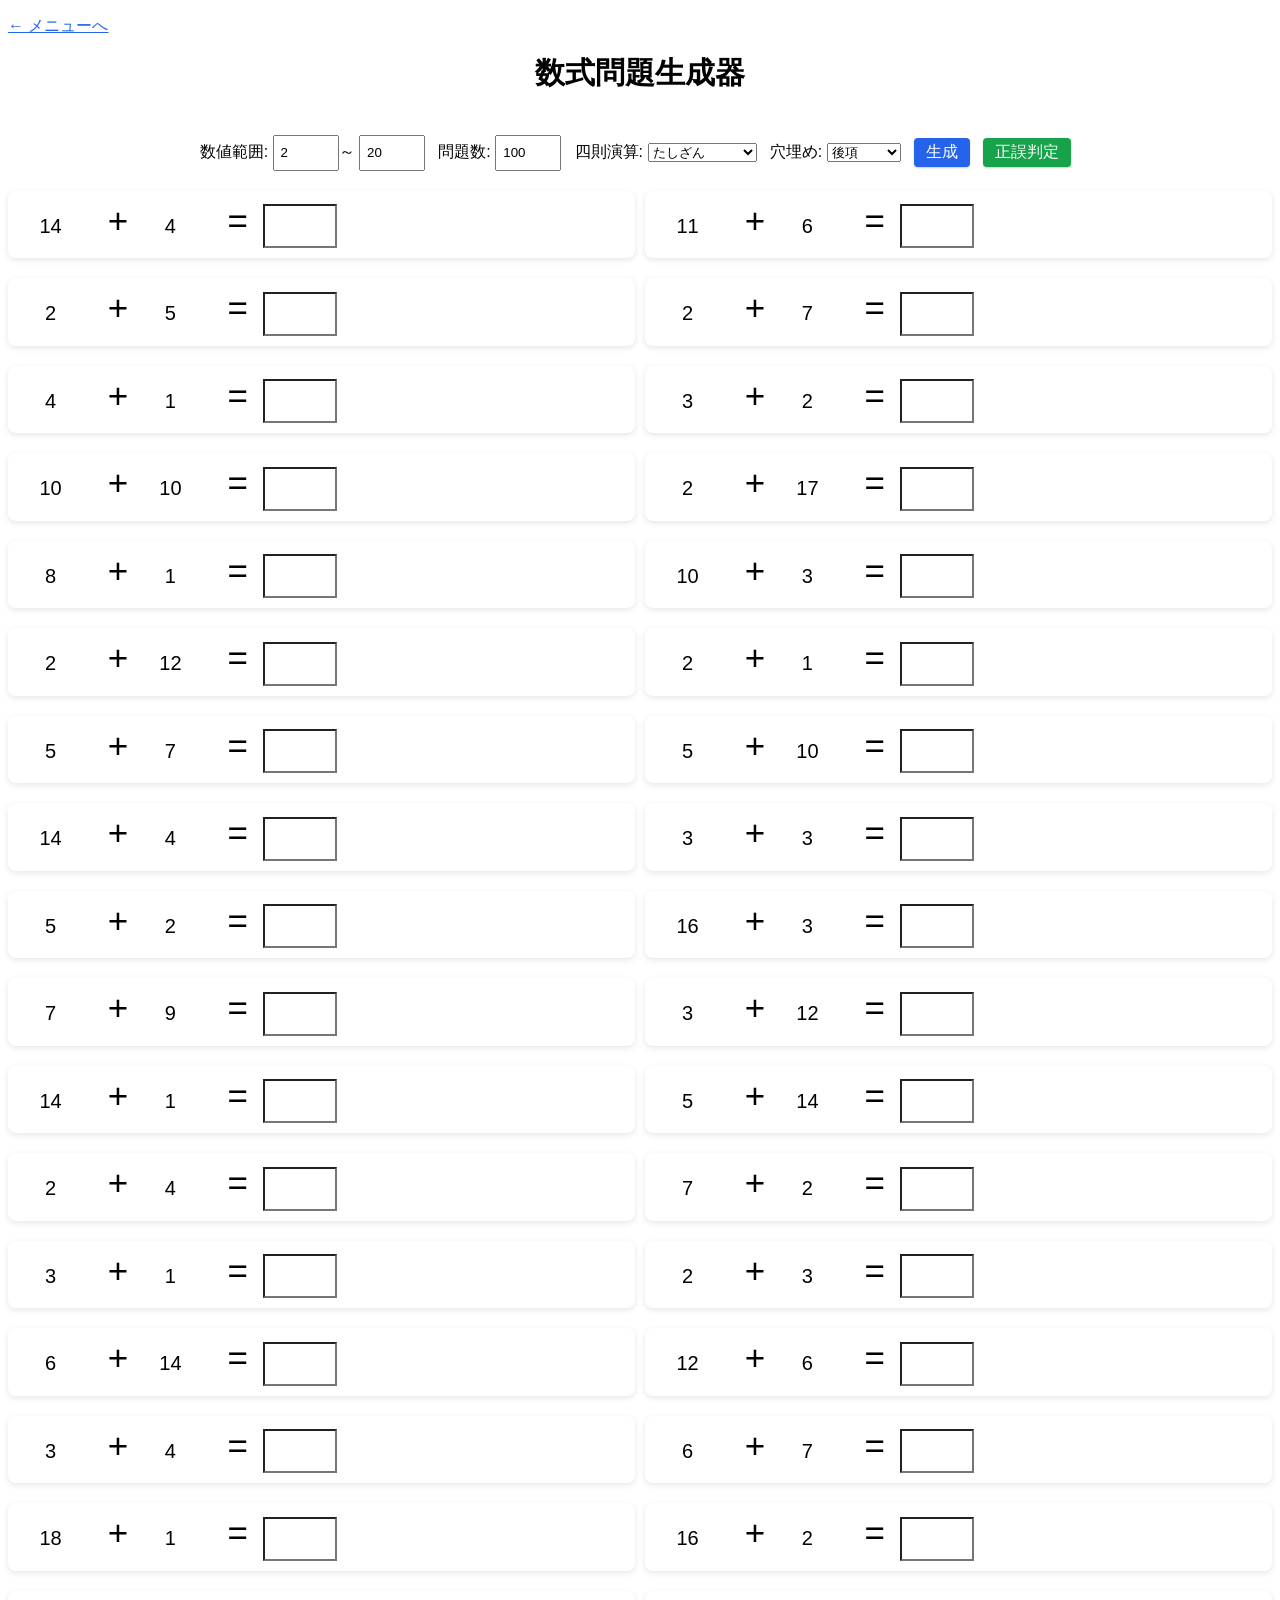
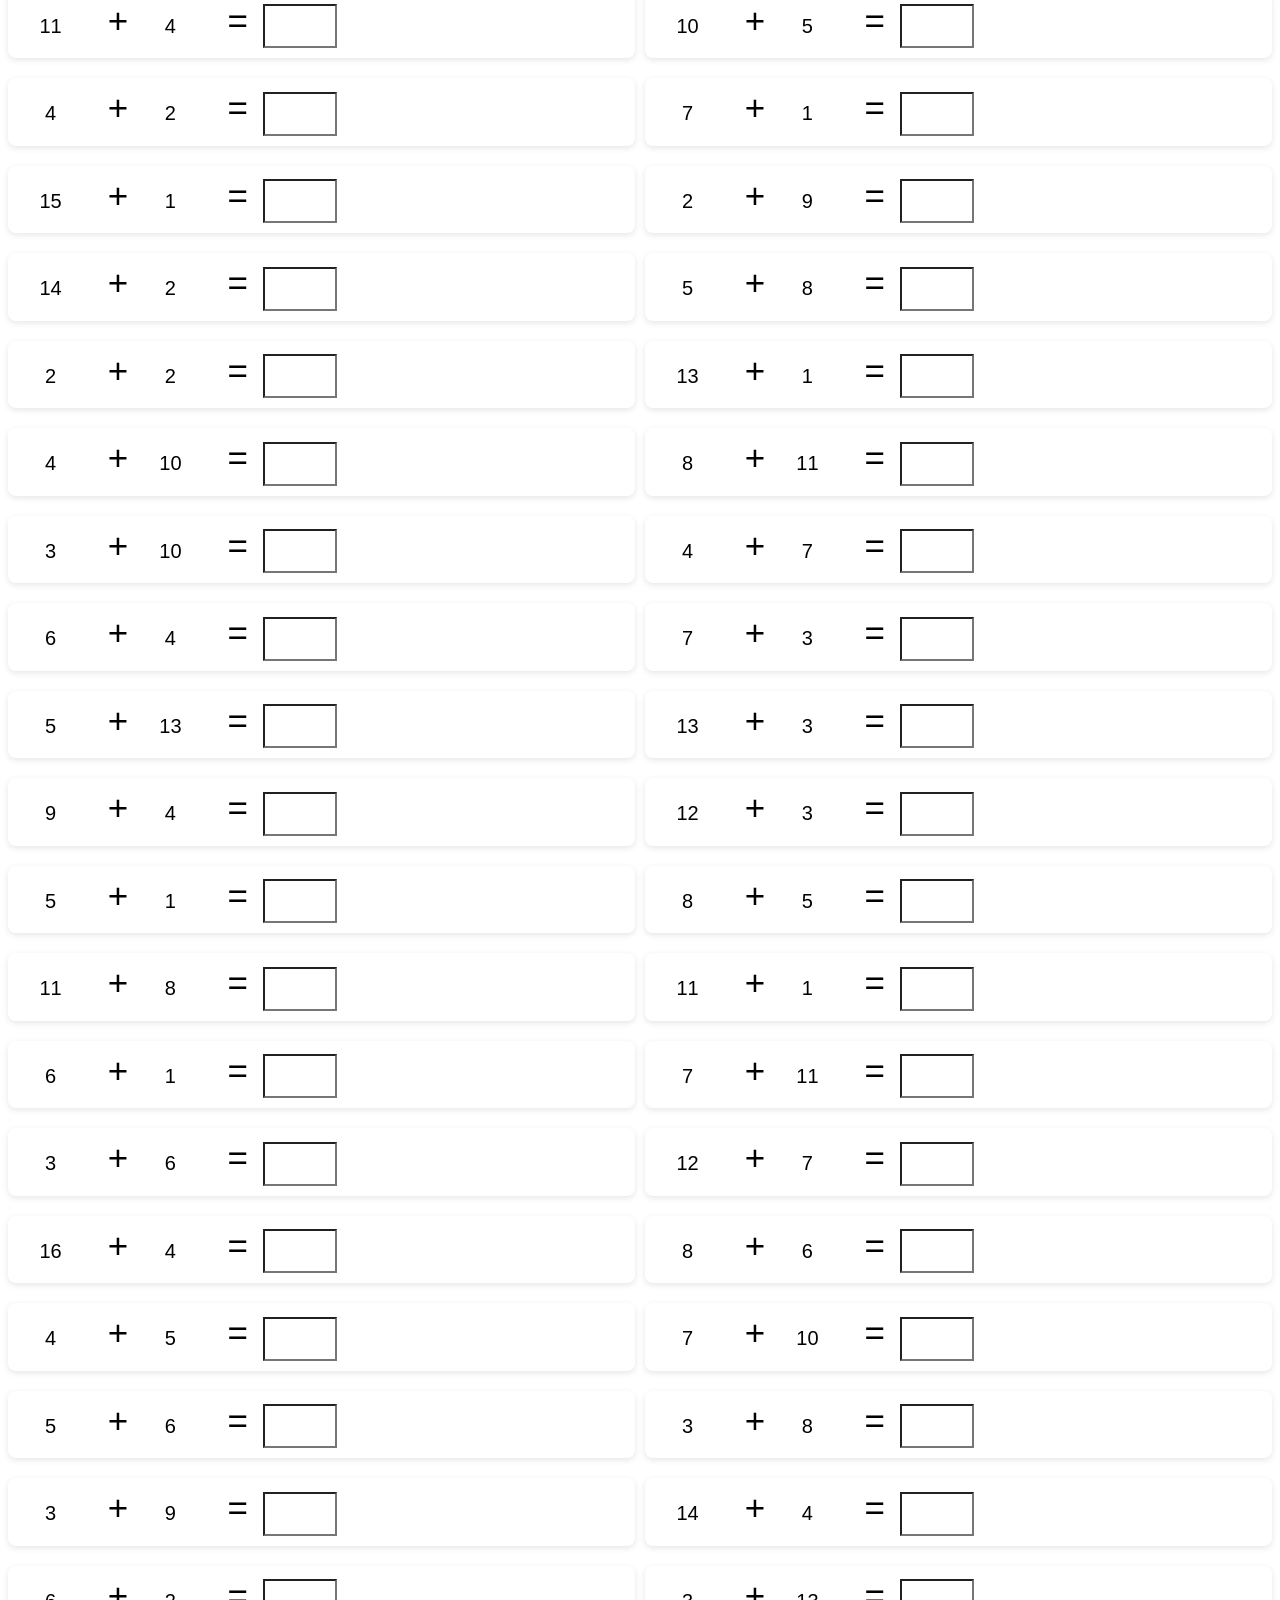
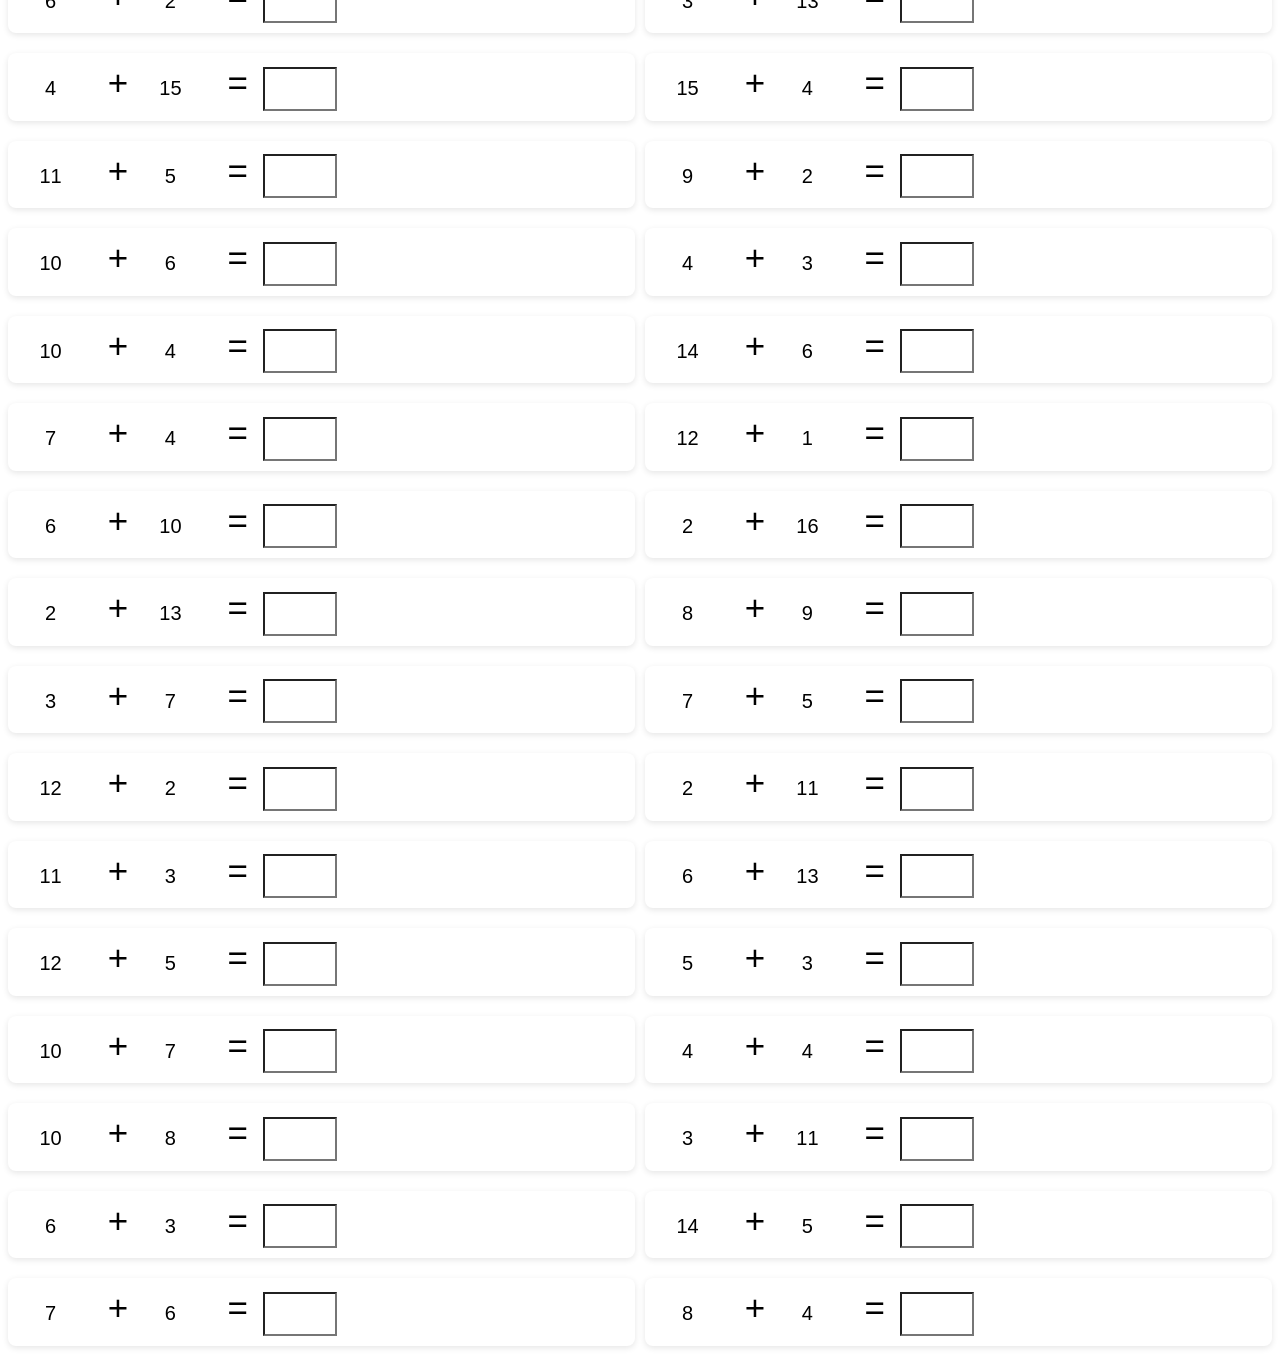
<file: 02_math/02.math.html>
<!DOCTYPE html>
<html lang="ja">
<head>
    <meta charset="UTF-8">
    <meta name="viewport" content="width=device-width, initial-scale=1.0">
    <title>数式問題生成器</title>
    <link rel="stylesheet" href="./02.math.css">
    <script src="../shared/js/jquery-3.7.1.min.js"></script>
    <script src="./02.math.js"></script>

</head>
<body>
    <p class="print_none"><a href="../index.html" class="back-link">← メニューへ</a></p>
    <h1 class="print_none">数式問題生成器</h1>
    <form id="form" class="print_none">
        <label for="min">数値範囲:</label>
        <input type="number" id="min" name="min" required placeholder="min" value="2" class="setting">～
        <input type="number" id="max" name="max" required placeholder="max" value="20" class="setting">&nbsp;&nbsp;

        <label for="count">問題数:</label>
        <input type="number" id="count" name="count" required value="100" class="setting">&nbsp;&nbsp;
        
        <label for="operator">四則演算:</label>
        <select id="operator" name="operator" required>
            <option value="+">たしざん</option>
            <option value="-">ひきざん</option>
            <option value="x1">かけざん</option>
            <option value="x2">かけざん(九九)</option>
            <option value="÷">わりざん</option>
        </select>&nbsp;&nbsp;

        <!-- <label for="min">数値範囲(割り算の前項):</label>
        <input type="number" id="minDiv" name="minDiv" required placeholder="min" value="50" class="setting">～
        <input type="number" id="maxDiv" name="maxDiv" required placeholder="max" value="100" class="setting">&nbsp;&nbsp; -->

        <label for="column">穴埋め:</label>
        <select id="column" name="column" required>
            <option value="A">前項</option>
            <option value="B">中項</option>
            <option value="C" selected>後項</option>
            <option value="ABC">ランダム</option>
        </select>&nbsp;&nbsp;

<button type="button" class="btn btn-primary" onclick="generateProblems()" tabindex="1">生成</button>&nbsp;&nbsp;
<button type="button" class="btn btn-success" onclick="checkAnswers()">正誤判定</button>&nbsp;&nbsp;
    </form>

    <div id="problems"></div>
</body>
<script>generateProblems();</script>

</html>
</file>
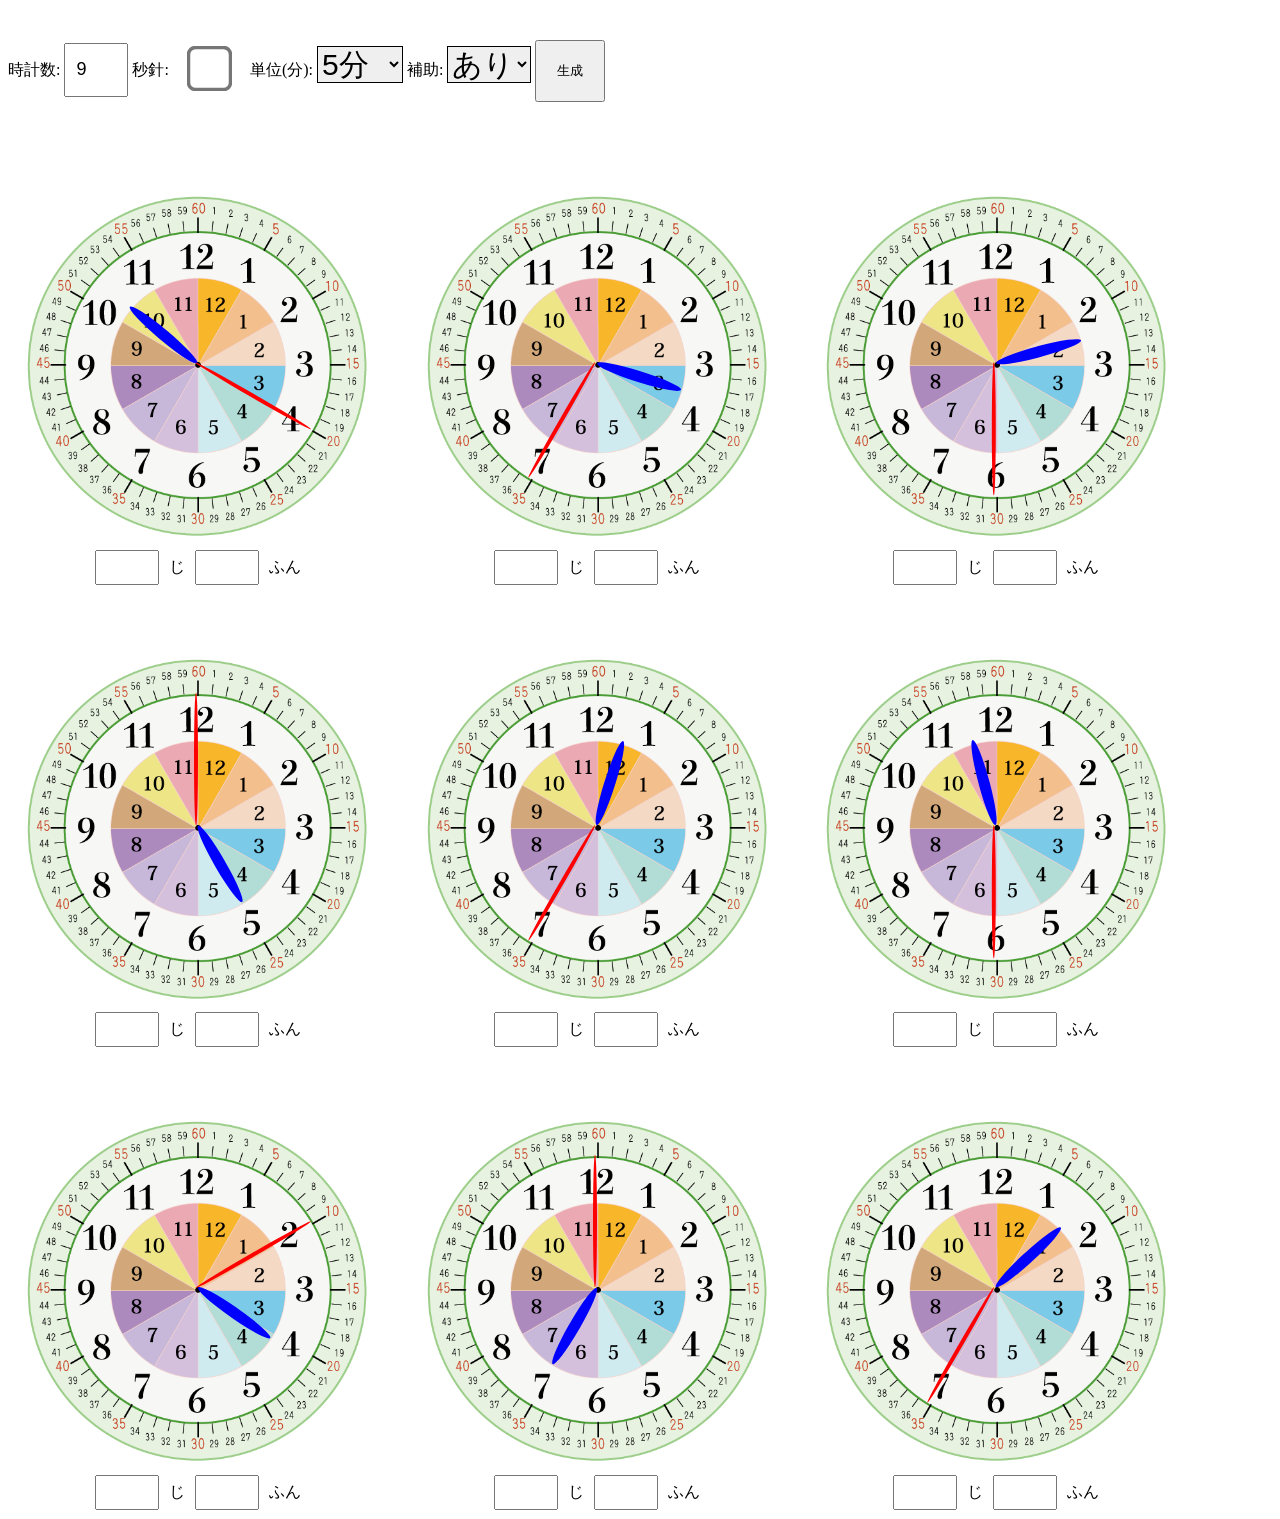
<file: 03_clock/03.analogclock.html>
<!DOCTYPE html>
<html lang="ja">
<head>
  <meta charset="UTF-8">
  <title>Analog Clock</title>
  <link rel="stylesheet" href="./03.analogclock.css">
  <script src='./03.analogclock.js'></script>
</head>
<body>

<div id="settings" class="print_none">
  <label for="clock-count">時計数:</label>
  <input type="number" id="clock-count" value="9">

  <label for="show-seconds">秒針:</label>
  <input type="checkbox" id="show-seconds">

  <label for="minute-unit">単位(分):</label>
  <select id="minute-unit">
    <option value="1">1分</option>
    <option value="5" selected>5分</option>
    <option value="10">10分</option>
    <option value="15">15分</option>
  </select>

  <label for="image-unit">補助:</label>
  <select id="image-unit">
    <option value="0">なし</option>
    <option value="1" selected>あり</option>
  </select>
  <button type="button" onclick="generateClocks()">生成</button>
</div>

<div id="clock-container"></div>

</body>
<script>generateClocks();</script>
</html>
</file>
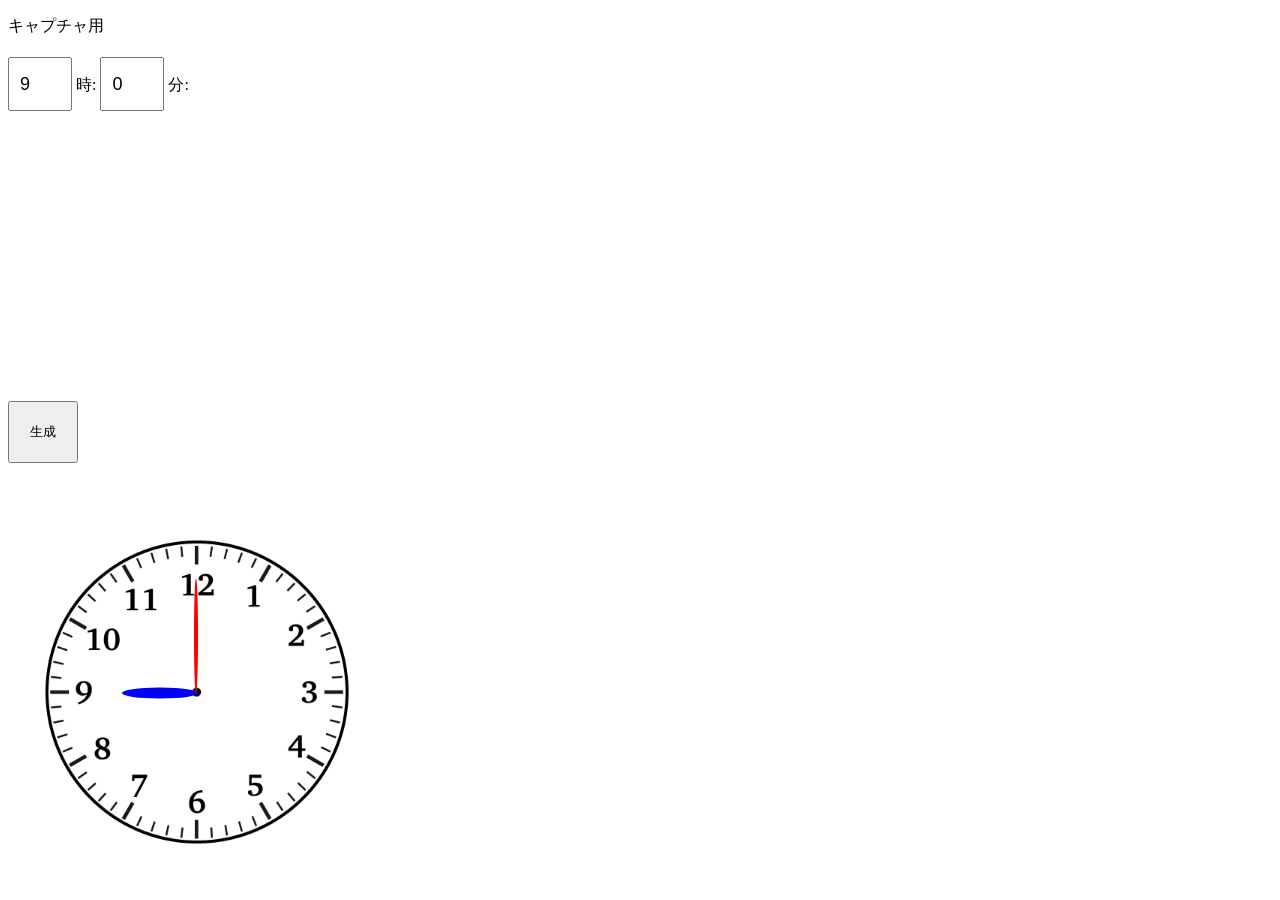
<file: 03_clock/03.analogclock_input.html>
<!DOCTYPE html>
<html lang="ja">
<head>
  <meta charset="UTF-8">
  <title>Analog Clock</title>
  <link rel="stylesheet" href="./03.analogclock.css">
  <script src='./03.analogclock-input.js'></script>
</head>
<body>
<p>キャプチャ用</p> 
<div id="settings" class="print_none">
  <input type="number" id="clock-hour" value="9">
  <label for="clock-count">時:</label>

  <input type="number" id="clock-minute" value="0">
  <label for="clock-count">分:</label>
<br><br><br><br><br><br><br><br><br><br><br><br><br><br><br><br>
  <button type="button" onclick="generateClocks()">生成</button>
</div>

<div id="clock-container"></div>

</body>
<script>generateClocks();</script>
</html>
</file>
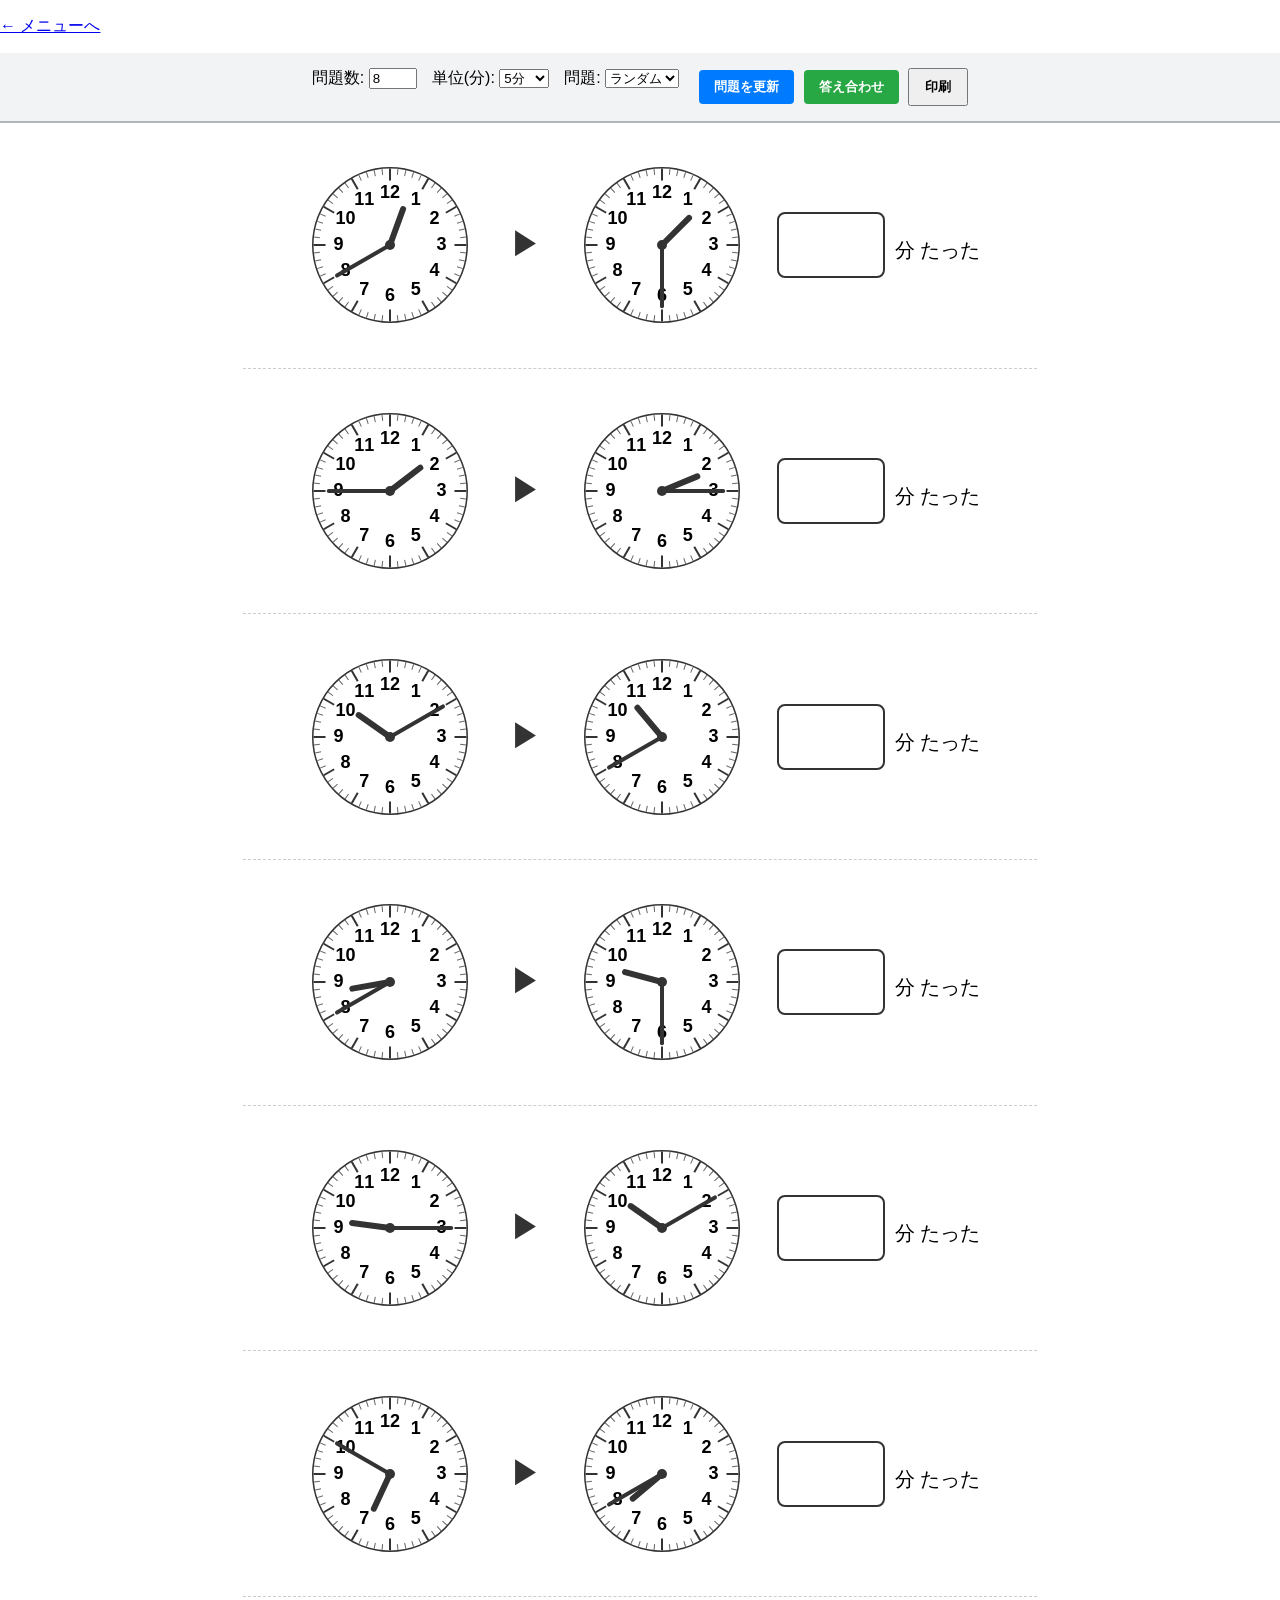
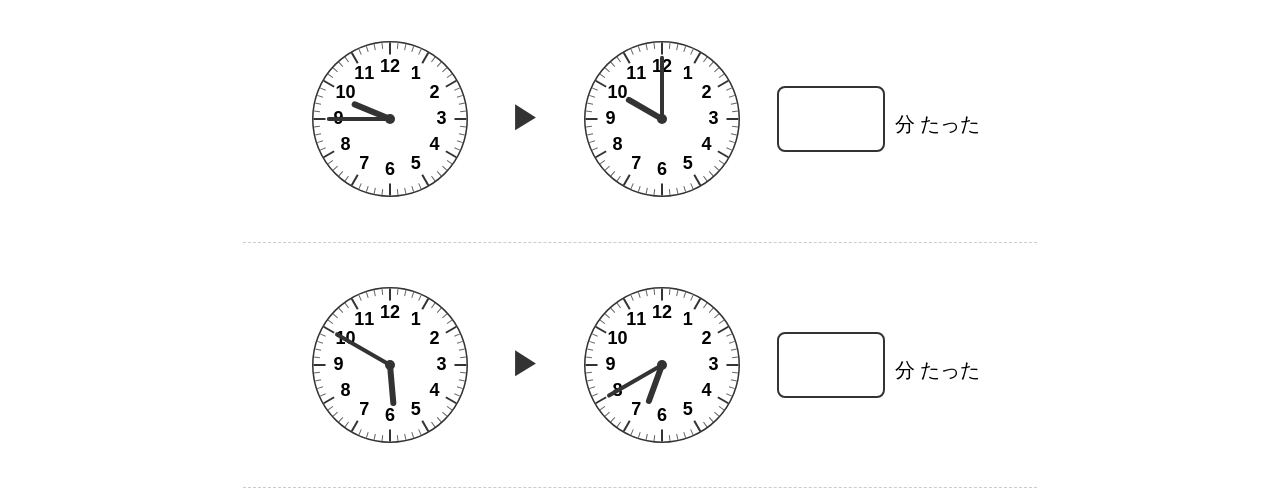
<file: 03_clock/03.analogclock_progress.html>
<!DOCTYPE html>
<html lang="ja">
<head>
  <meta charset="UTF-8">
  <title>時計の学習プリント（経過時間）</title>
  <link rel="stylesheet" href="./03.analogclock_progress.css">
</head>
<body>

<p class="print_none"><a href="../index.html">← メニューへ</a></p>
<div id="settings" class="print_none">
  <div class="setting-item">
    <label>問題数:</label>
    <input type="number" id="clock-count" value="8" min="1" max="10">
  </div>
  <div class="setting-item">
    <label>単位(分):</label>
    <select id="minute-unit">
      <option value="1">1分</option>
      <option value="5" selected>5分</option>
      <option value="10">10分</option>
    </select>
  </div>
  <div class="setting-item">
    <label>問題:</label>
    <select id="minutes-after-selection">
      <option value="99">ランダム</option>
      <option value="10">10分後</option>
      <option value="15">15分後</option>
      <option value="20">20分後</option>
      <option value="30">30分後</option>
      <option value="45">45分後</option>
      <option value="60">60分後</option>
    </select>
  </div>
  <div class="setting-btn">
    <button type="button" class="btn-primary" onclick="generateClocks()">問題を更新</button>
    <button type="button" class="btn-success" onclick="checkAllAnswers()">答え合わせ</button>
    <button type="button" onclick="window.print()">印刷</button>
  </div>
</div>

<div id="clock-container"></div>

<script src="./03.analogclock_progress.js"></script>
<script>
    window.onload = generateClocks;
</script>
</body>
</html>
</file>
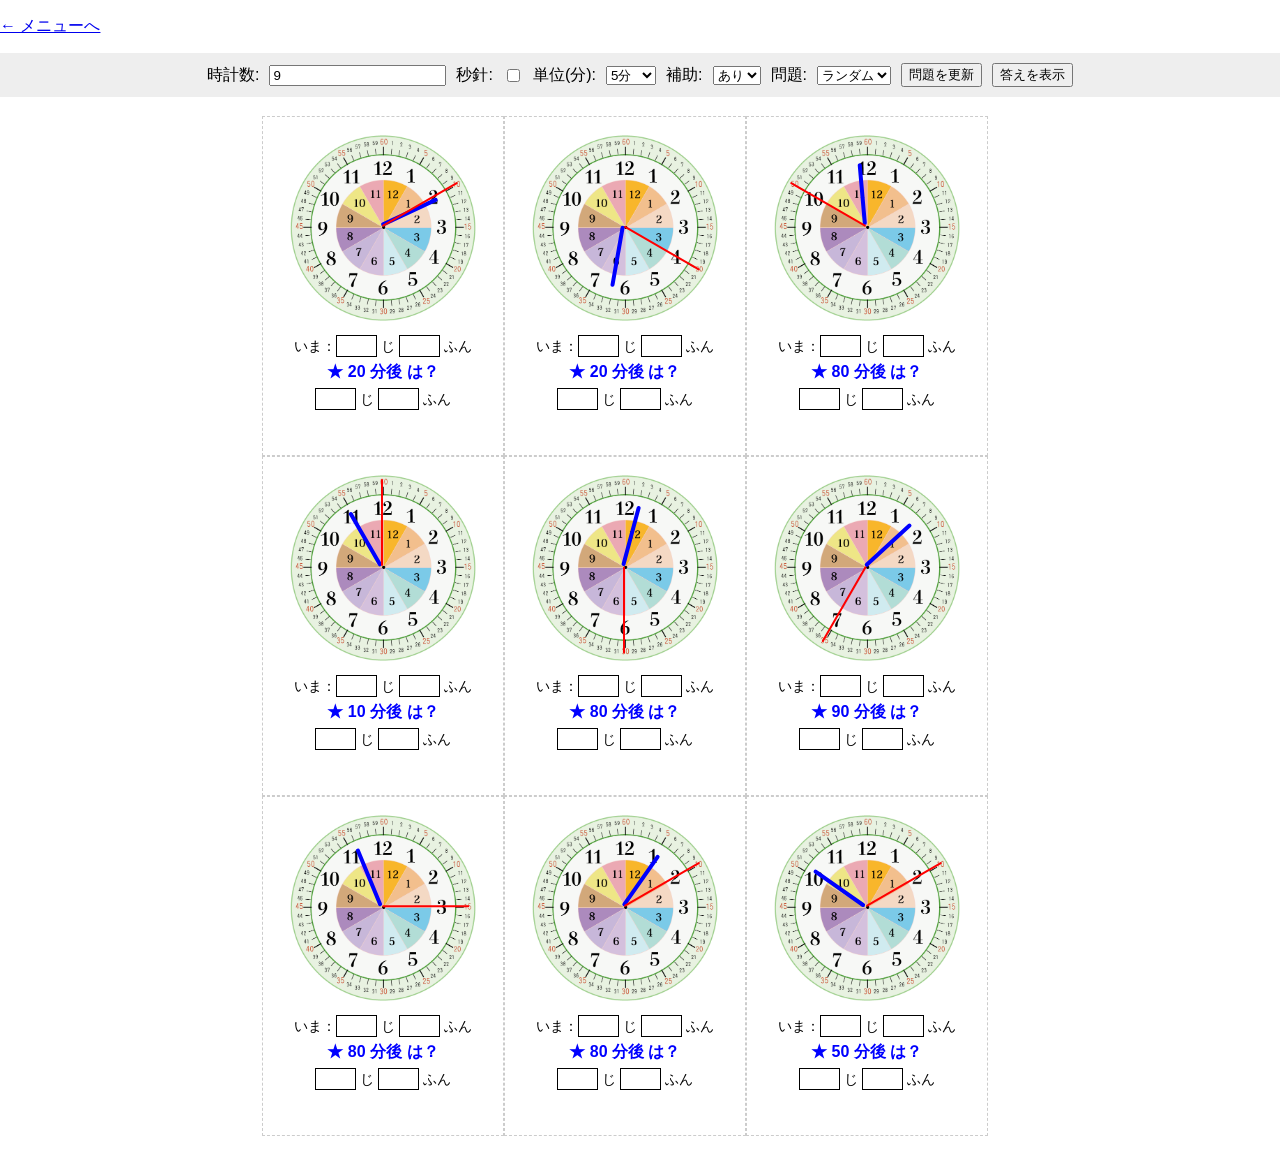
<file: 03_clock/03.analogclock_time.html>
<!DOCTYPE html>
<html lang="ja">
<head>
  <meta charset="UTF-8">
  <title>アナログ時計 学習プリント</title>
  <link rel="stylesheet" href="./03.analogclock_time.css">
</head>
<body>

<p class="print_none"><a href="../index.html">← メニューへ</a></p>
<div id="settings" class="print_none">
  <label for="clock-count">時計数:</label>
  <input type="number" id="clock-count" value="9">

  <label for="show-seconds">秒針:</label>
  <input type="checkbox" id="show-seconds">

  <label for="minute-unit">単位(分):</label>
  <select id="minute-unit">
    <option value="1">1分</option>
    <option value="5" selected>5分</option>
    <option value="10">10分</option>
  </select>

  <label for="image-unit">補助:</label>
  <select id="image-unit">
    <option value="0">なし</option>
    <option value="1" selected>あり</option>
  </select>

  <label for="minutes-after-selection">問題:</label>
  <select id="minutes-after-selection">
      <option value="99">ランダム</option>
      <option value="10">10分後</option>
      <option value="20">20分後</option>
      <option value="30">30分後</option>
      <option value="60">60分後</option>
  </select>

  <button type="button" onclick="generateClocks()">問題を更新</button>
  <button type="button" onclick="toggleAnswers()">答えを表示</button>
</div>

<div id="clock-container"></div>

<script src="./03.analogclock_time.js"></script>
<script>
    generateClocks();
</script>
</body>
</html>
</file>
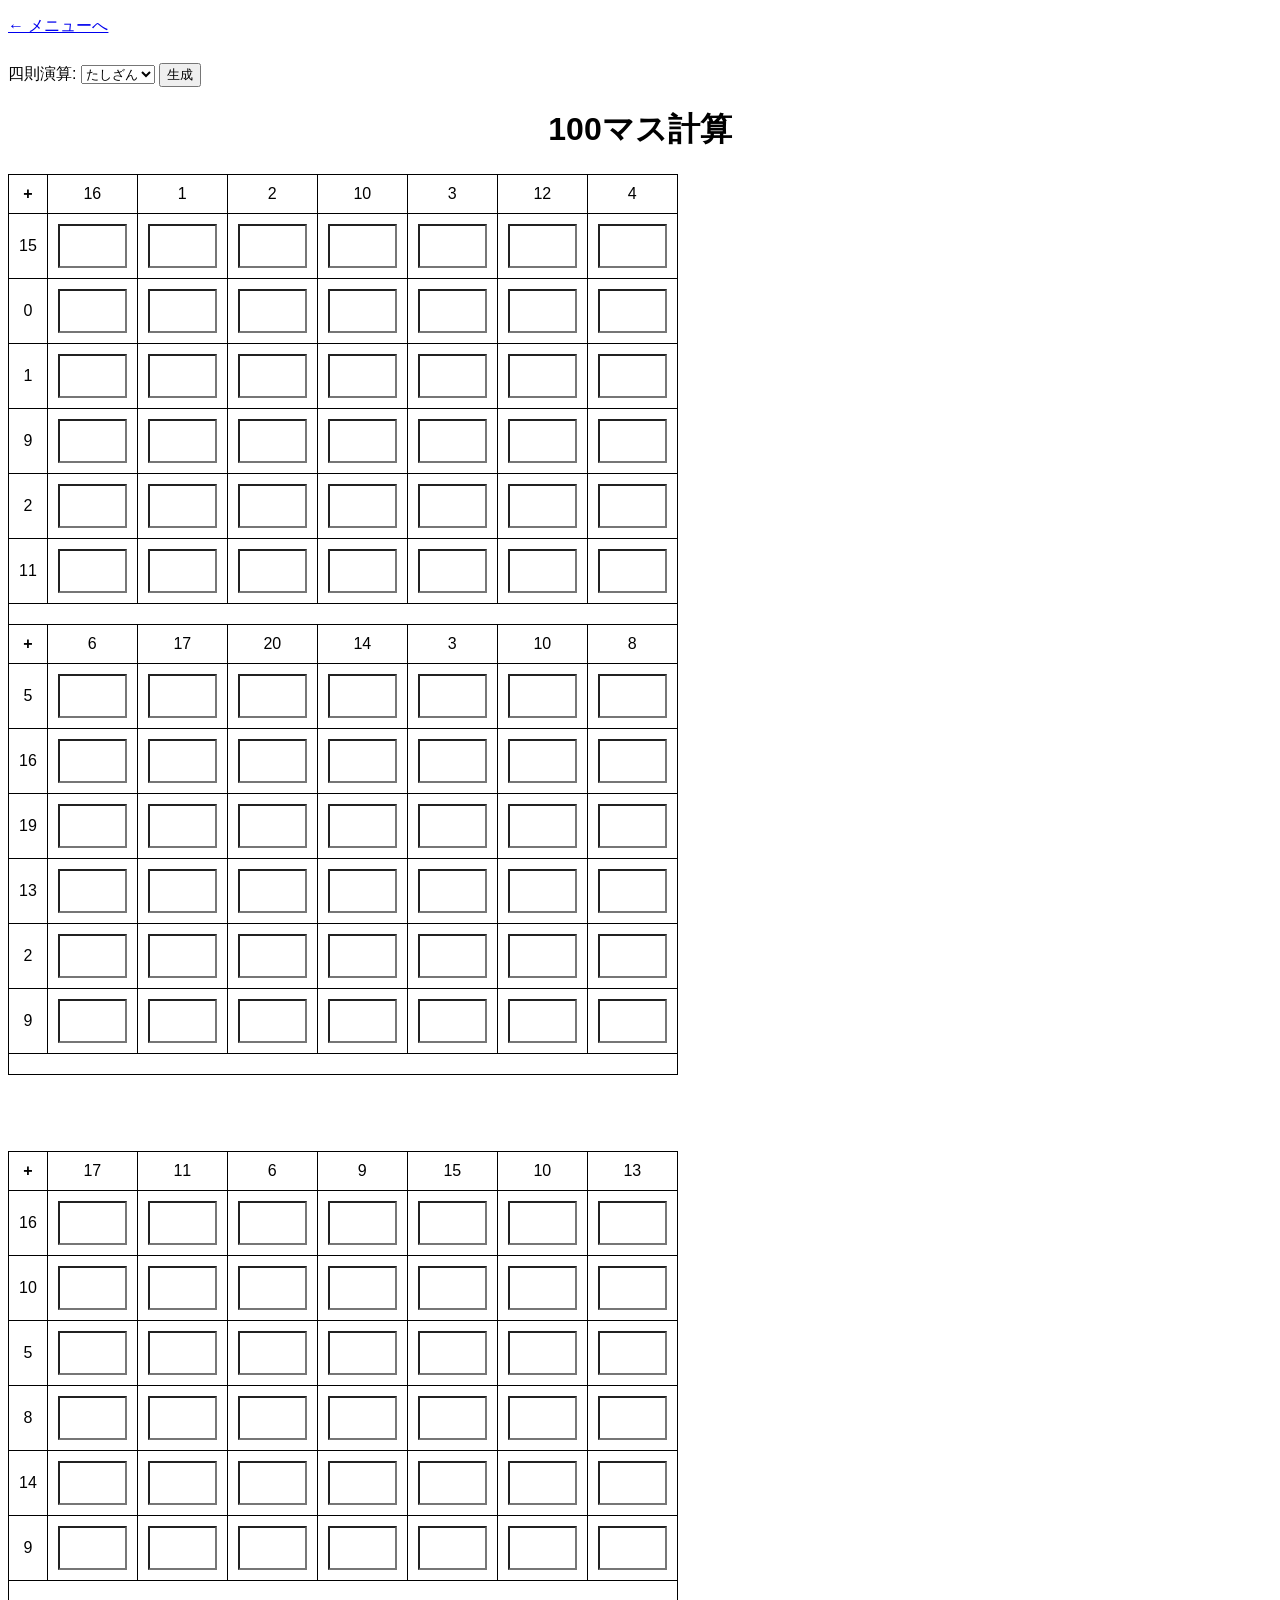
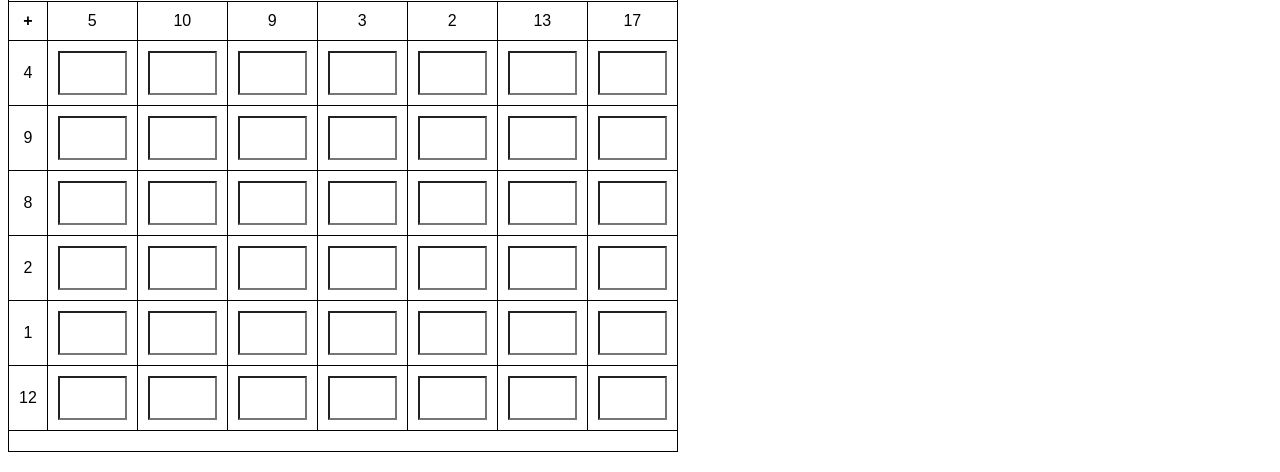
<file: 04_math100/04.math_100.html>
<!DOCTYPE html>
<html lang="ja">
<head>
    <meta charset="UTF-8">
    <meta name="viewport" content="width=device-width, initial-scale=1.0">
    <title>100マス計算</title>
    <link rel="stylesheet" href="./04.math_100.css">
    <style>
        table { border-collapse: collapse; margin: 20px 0; }
        td, th { border: 1px solid black; padding: 10px; text-align: center; }
        input { width: 50px; text-align: center; }
        button { margin-top: 10px; }
        .op-symbol { font-weight: bold; }
        .na-cell { color: #bbb; }
    </style>
</head>
<body>
    <p class="print_none"><a href="../index.html">← メニューへ</a></p>
    <div id="settings" class="print_none">
        <label for="operator">四則演算:</label>
        <select id="operator">
            <option value="+">たしざん</option>
            <option value="-">ひきざん</option>
            <option value="*">かけざん</option>
            <option value="/">わりざん</option>
        </select>
        <button type="button" onclick="regenerate()">生成</button>
    </div>
    <h1>100マス計算</h1>
    <table id="calcTable1"></table><br><br>
    <table id="calcTable2"></table>
    <!-- <button onclick="checkAnswers()">採点</button> -->
    <p id="result"></p>

    <script>
        let r = 7;
        let c = 10;

        function generateUniqueRandomNumbers(count, min, max) {
  if (count > (max - min + 1)) {
    console.warn("警告: 生成するユニークな数値の数が、指定された範囲の数値の総数を超えています。");
    // またはエラーをスローする
    // throw new Error("生成可能なユニークな数値の数を超えました。");
  }

  const uniqueNumbers = new Set(); // 重複しない数値を格納するためのSet

  while (uniqueNumbers.size < count) {
    const randomNumber = Math.floor(Math.random() * (max - min + 1)) + min;
    uniqueNumbers.add(randomNumber); // 重複していなければ追加される
  }

  return Array.from(uniqueNumbers); // Setを配列に変換して返す
}

function operatorSymbol(op) {
    switch (op) {
        case '+': return '+';
        case '-': return '−';
        case '*': return '×';
        case '/': return '÷';
        default: return '';
    }
}

function computeAnswer(op, rowNum, colNum) {
    switch (op) {
        case '+': return rowNum + colNum;
        case '-': return Math.abs(rowNum - colNum);
        case '*': return rowNum * colNum;
        case '/': return (rowNum % colNum === 0) ? rowNum / colNum : null;
        default: return null;
    }
}

function generateTable(targetID, op) {
    let table = document.getElementById(targetID);
    // let numbers = [...Array(r)].map(() => Math.floor(Math.random() * (20 - 1 + 1)) + 1);
    let numbers = generateUniqueRandomNumbers(r, 1, 20);
    console.log(numbers);

    let headerRow = table.insertRow();
    let cornerCell = headerRow.insertCell();
    cornerCell.textContent = operatorSymbol(op);
    cornerCell.classList = "op-symbol";
    numbers.forEach(num => {
        let cell = headerRow.insertCell();
        cell.textContent = num;
    });

    numbers.forEach((rowNum,index) => {
        if (index < 6){
        let row = table.insertRow();
        let cell = row.insertCell();
        cell.textContent = rowNum -1;
        numbers.forEach(colNum => {
            let inputCell = row.insertCell();
            const answer = computeAnswer(op, rowNum, colNum);
            if (answer === null) {
                inputCell.textContent = "—";
                inputCell.classList = "na-cell";
            } else {
                let input = document.createElement("input");
                input.type = "number";
                input.classList = "box";
                input.dataset.answer = answer;
                inputCell.appendChild(input);
            }
        });
    }
    });

    let lastHeaderRow = table.insertRow();
    let combinedCell = lastHeaderRow.insertCell();
    combinedCell.textContent = "";
    // ここでcolspanを設定する例
    // numbers.length は numbers 配列の要素数
    // +1 は、左端の行番号/空のセルに対応
    combinedCell.colSpan = numbers.length + 1; // 全ての列（numbersの数 + 最初の空/行番号セル）を結合
    // この行にはこれ以上セルを追加しません
}

        function checkAnswers() {
            let inputs = document.querySelectorAll("#calcTable input");
            let correct = 0;
            inputs.forEach(input => {
                if (parseInt(input.value) === parseInt(input.dataset.answer)) {
                    correct++;
                    input.style.backgroundColor = "lightgreen";
                } else {
                    input.style.backgroundColor = "lightcoral";
                }
            });
            //document.getElementById("result").textContent = `正解数: ${correct} / 100`;
        }

        function regenerate() {
            const op = document.getElementById("operator").value;
            document.getElementById("calcTable1").innerHTML = "";
            document.getElementById("calcTable2").innerHTML = "";
            generateTable("calcTable1", op);
            generateTable("calcTable1", op);
            generateTable("calcTable2", op);
            generateTable("calcTable2", op);
        }

        regenerate();
    </script>
</body>
</html>
</file>
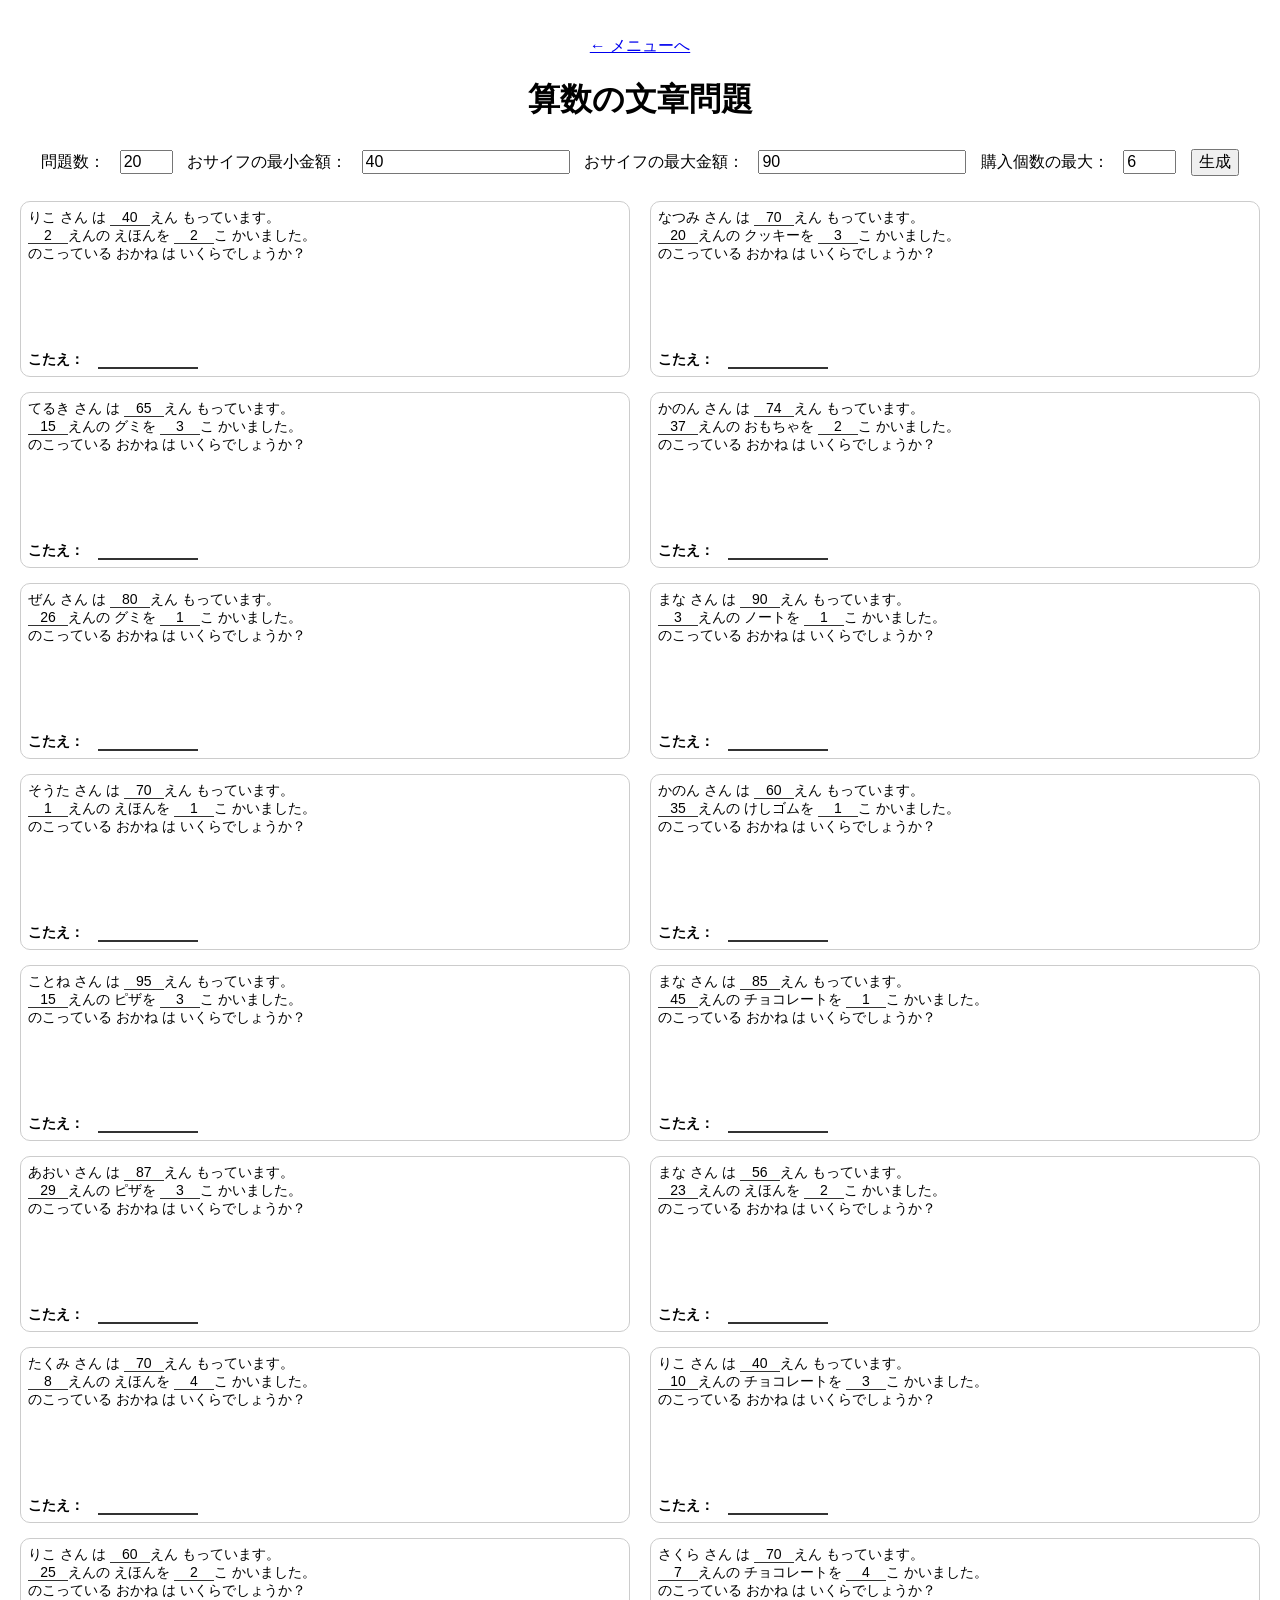
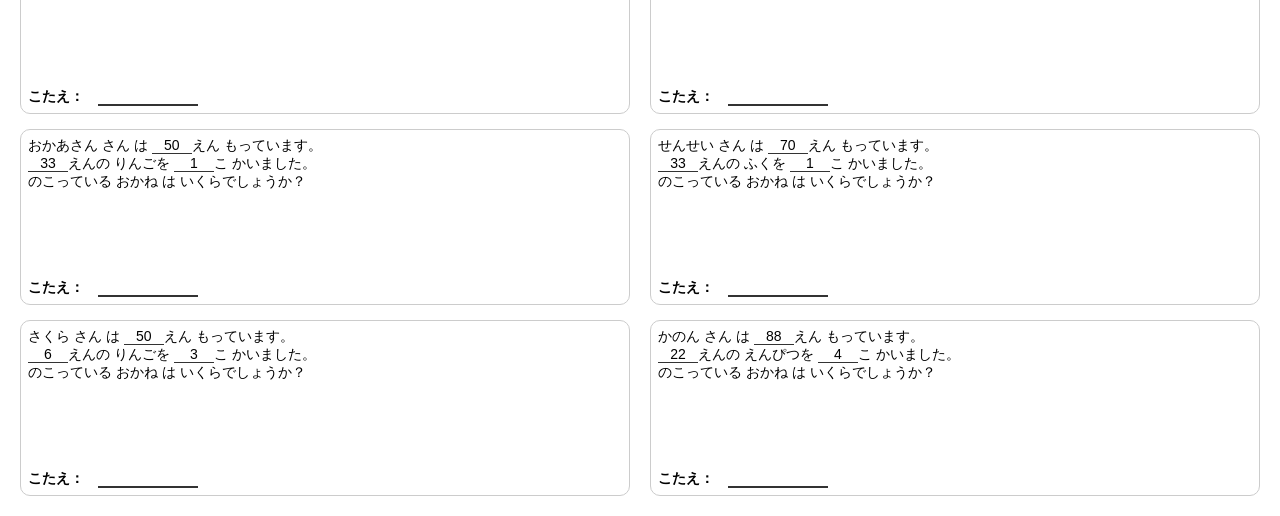
<file: 05_math_sub/05.math_sub.html>
<!DOCTYPE html>
<html lang="ja">
<head>
  <meta charset="UTF-8">
  <title>算数の文章問題ジェネレーター</title>
  <style>
    body {
      font-family: "Yu Gothic", sans-serif;
      padding: 20px;
      margin: 0;
    }

    h1 {
      text-align: center;
    }

    label, input, button {
      font-size: 16px;
      margin: 5px;
    }

    .controls {
      margin-bottom: 20px;
      text-align: center;
    }

    .problem-sheet {
      display: grid;
      grid-template-columns: 1fr 1fr;
      gap: 15px 20px;
    }

    .problem {
      border: 1px solid #ccc;
      border-radius: 10px;
      padding: 7px;
      font-size: 14px;
      height: 160px;
      display: flex;
      flex-direction: column;
      justify-content: space-between;
    }

    .answer-box {
      margin-top: 10px;
    }

    .answer-line {
      display: inline-block;
      border-bottom: 2px solid #333;
      width: 100px;
      height: 24px;
      vertical-align: bottom;
      margin-left: 10px;
    }

    .circle-label {
      font-weight: bold;
    }

    .underline {
      display: inline-block;
      border-bottom: 1px solid #333;
      min-width: 40px;
      text-align: center;
    }

    @media print {
      .controls {
        display: none;
      }

      h1 {
        display: none;
      }

      @page {
        size: A4;
        margin: 10mm;
      }

      body {
        margin: 0;
      }

      .problem {
        page-break-inside: avoid;
      }

      .problem-sheet {
        grid-template-columns: 1fr 1fr;
      }
    }
  </style>
</head>
<body>
  <p class="controls"><a href="../index.html">← メニューへ</a></p>
  <h1>算数の文章問題</h1>

  <div class="controls">
    <label for="count">問題数：</label>
    <input type="number" id="count" value="20" min="1" max="30">

    <label for="walletMin">おサイフの最小金額：</label>
    <input type="number" id="walletMin" value="40" min="0" step="10">

    <label for="walletMax">おサイフの最大金額：</label>
    <input type="number" id="walletMax" value="90" min="100" step="10">

    <label for="maxQuantity">購入個数の最大：</label>
    <input type="number" id="maxQuantity" value="6" min="1" max="10">

    <button onclick="generateProblems()">生成</button>
  </div>

  <div id="problems" class="problem-sheet"></div>

  <script>
    const names = ["けんた", "さくら", "たくみ", "まな", "そうた", "りこ", "はると", "あおい", "なつみ", "しょうじ", "てるき", "さく", "ことね", "かのん","まな","せんせい","おかあさん","ぜん",""];
    const items = ["りんご", "チョコレート", "あめ", "えんぴつ", "ノート", "けしゴム", "クッキー", "グミ", "おかし", "パン", "ケーキ", "ピザ", "おもちゃ", "ふく","かきこおり","くじびき","えほん","ボール","おはな"];

    function getRandom(arr) {
      return arr[Math.floor(Math.random() * arr.length)];
    }

    function generateProblems() {
      const count = parseInt(document.getElementById('count').value);
      const walletMax = parseInt(document.getElementById('walletMax').value);
      const walletMin = parseInt(document.getElementById('walletMin').value);
      const maxQuantity = parseInt(document.getElementById('maxQuantity').value);

      const container = document.getElementById('problems');
      container.innerHTML = '';

      let generated = 0;
      while (generated < count) {
        const name = getRandom(names);
        const item = getRandom(items);
        const unitPrice = Math.floor(Math.floor(Math.random() * 100 + 1)/2)+1;
        const quantity = Math.floor(Math.random() * maxQuantity) + 1;
        const total = unitPrice * quantity; 

        let minWallet = Math.max(total, walletMin);
        let maxWallet = walletMax;

        if (minWallet > maxWallet) continue; // 条件に合わない場合、スキップして再生成

        const wallet = Math.floor((Math.random() * ((maxWallet - minWallet) / 10 + 1))) * 10 + minWallet;

        const problemHTML = `
          <div class="problem">
            <div>
              ${name} さん は <span class="underline">${wallet}</span>えん もっています。<br>
              <span class="underline">${unitPrice}</span>えんの ${item}を <span class="underline">${quantity}</span>こ かいました。<br>
              のこっている おかね は いくらでしょうか？
            </div>
            <div class="answer-box">
              <span class="circle-label">こたえ：</span>
              <span class="answer-line"></span>
            </div>
          </div>
        `;
        container.innerHTML += problemHTML;
        generated++;
      }
    }

    window.onload = generateProblems;
  </script>
</body>
</html>
</file>
<file: 02_math/02.math.css>
body {
    font-family: Arial, sans-serif;
}

h1 {
    text-align: center;
    font-size: 1.875rem;
    font-weight: 700;
    margin: 0.5rem 0 1.5rem;
}

.back-link {
    color: #2563eb; /* blue-600 */
    text-decoration: underline;
}

form {
    text-align: center;
    margin-bottom: 20px;
}

#problems {
    width: 100%;
    margin: 0 auto;

    display: flex;
    flex-wrap: wrap; /* 複数行になる場合、次の行に折り返す */
    gap: 10px; /* 各要素の間に余白を追加 */
}

.problem {
    /* display: flex;
    justify-content: center;
    align-items: center;
    margin-bottom: 10px; */

    flex: 1 1 45%; /* 45%の幅で2列表示にする */
    box-sizing: border-box;
    margin-bottom: 10px;
    background: white;
    border-radius: 0.5rem;
    box-shadow: 0 2px 6px rgba(0, 0, 0, 0.1); /* カード風の影で問題を囲む */
    padding: 10px;
}

.problem span,
.problem input[type="number"] {
    display: inline-block;
    width: 60px; /* 各要素の幅を固定 */
    text-align: center;
}

.problem input[type="number"] {
    width: 50px; /* 4桁分の幅 */
    margin: 0 5px;
}


button {
    margin-top: 20px;
}

.btn {
    color: white;
    border: none;
    border-radius: 0.25rem;
    padding: 0.25rem 0.75rem;
    font-size: 1rem;
    box-shadow: 0 1px 2px rgba(0, 0, 0, 0.2);
    cursor: pointer;
}

.btn-primary {
    background-color: #2563eb; /* blue-600 */
}

.btn-primary:hover {
    background-color: #1d4ed8; /* blue-700 */
}

.btn-success {
    background-color: #16a34a; /* green-600 */
}

.btn-success:hover {
    background-color: #15803d; /* green-700 */
}

input[type="number"].box {
    width: 50px; /* テキストボックスの幅 */
    height: 20px; /* テキストボックスの高さ */
    padding: 10px; /* 内側の余白を大きくしてテキストに余裕を持たせる */
    /*border: 3px solid #000;*/ /* 太めの黒い枠線 */
    border-radius: 0; /* 角を丸くせず、四角形にする */
    font-size: 20px; /* テキストサイズ */
}

input[type="number"].setting {
    width: 50px; /* テキストボックスの幅 */
    height: 20px; /* テキストボックスの高さ */
    padding: 6px; /* 内側の余白を大きくしてテキストに余裕を持たせる */
}

.problem .no-border {
    border: none;
}
.problem:not(input) {
    font-size: 35px;
}

@media print{
    .print_none{
        display: none !important;
    }

    .problem {
        box-shadow: none;
    }
}
</file>
<file: 03_clock/03.analogclock.css>
body {
  -webkit-print-color-adjust: exact;
}

#settings {
  justify-content: center;
  gap: 20px;
  margin-top: 20px;
  margin-bottom: 20px;
}

#clock-container {
  display: flex;
  flex-wrap: wrap; /* 時計を複数行に折り返す */
  gap: 20px; /* 時計間の間隔 */
  justify-content: flex-start; /* 左詰めに変更 */
  margin-top: 40px;
}

.clock0 {
  width: 30%; /* 時計を親要素の30%に設定して3列に配置 */
  position: relative;
  padding-top: 30%; /* 高さを幅に合わせる */
  background: url("./clock0.png") no-repeat center;
  background-size: 95%;
  border-radius: 50%;
}
.clock1 {
  width: 30%; /* 時計を親要素の30%に設定して3列に配置 */
  position: relative;
  padding-top: 30%; /* 高さを幅に合わせる */
  background: url("./clock1.png") no-repeat center;
  background-size: 95%;
  border-radius: 50%;
}

.clock-input {
  display: flex;
  justify-content: center;
  align-items: center; /* 縦位置を中央揃え */
  position: relative; /* 子要素の絶対配置を基準にする */
  gap: 10px;
  margin-top: 10px;
  top: 10px;
}

.clock-input input {
  width: 50px;
  padding: 5px;
  text-align: center;
  font-size: 18px;
  position: relative; /* 入力ボックス自体のスタイリング */
}

#settings input[type="number"] {
  width: 40px;
  height: 30px;
  padding: 10px;
  font-size: 18px;
}

#settings input[type="checkbox"] {
  margin: 10px 30px;
  -ms-transform: scale(1.5, 1.5);
  -webkit-transform: scale(1.5, 1.5);
  transform: scale(3.5, 3.5);
}

#settings select {
  border: 1px solid;
    font-size: 30px;
}
button {
  margin-top: 20px;
  padding: 20px 20px 20px 20px;
}

@media print{
  .print_none{
      display: none;
  }
  #clock-container {
    margin-top: -50px;
  }
  
}
</file>
<file: 03_clock/03.analogclock_progress.css>
@charset "utf-8";

body {
    font-family: "Hiragino Kaku Gothic ProN", sans-serif;
    margin: 0;
    padding: 0;
    background-color: #fff;
}

/* 設定パネルのスタイル */
#settings {
    background: #f1f3f5;
    padding: 15px;
    border-bottom: 2px solid #adb5bd;
    display: flex;
    flex-wrap: wrap;
    gap: 15px;
    justify-content: center;
    position: sticky;
    top: 0;
    z-index: 100;
}

.setting-btn button {
    padding: 8px 15px;
    cursor: pointer;
    font-weight: bold;
    margin-left: 5px;
}

.btn-primary { background-color: #007bff; color: white; border: none; border-radius: 4px; }
.btn-success { background-color: #28a745; color: white; border: none; border-radius: 4px; }

/* プリント全体のコンテナ */
#clock-container {
    width: 210mm;
    margin: 0 auto;
    display: flex;
    flex-direction: column;
}

/* 1行のレイアウト */
.problem-row {
    display: flex;
    align-items: center;
    justify-content: space-between;
    border-bottom: 1px dashed #ccc;
    padding: 10px 15mm;
    height: 65mm; 
    box-sizing: border-box;
    transition: background-color 0.3s;
}

.clocks-group {
    display: flex;
    align-items: center;
    gap: 30px;
}

.arrow {
    font-size: 32px;
    color: #333;
}

.answer-column {
    flex: 1;
    text-align: right;
}

.answer-input-wrapper {
    display: inline-flex;
    align-items: baseline;
    gap: 10px;
    font-size: 20px;
}

.time-input {
    width: 100px;
    height: 60px;
    font-size: 36px;
    text-align: center;
    border: 2px solid #333;
    border-radius: 8px;
}

/* 判定時の背景色 */
.is-correct { background-color: #d4edda !important; }
.is-wrong { background-color: #f8d7da !important; }

/* 印刷用設定 */
@media print {
    /* 設定パネルを非表示 */
    .print_none { 
        display: none !important; 
    }
    
    body {
        background-color: #fff;
    }

    #clock-container {
        width: 100%;
        margin: 0;
    }

    .problem-row {
        height: 58mm;      /* 5 x 58mm = 290mm <= 297mm (A4) */
        padding: 6px 15mm;
        border-bottom: 1px solid #000;
        page-break-inside: avoid;
    }

    .problem-row:nth-child(5n+1):not(:first-child) {
        page-break-before: always;
    }

    .time-input {
        border: 1px solid #000;
    }

    @page {
        size: A4 portrait;
        margin: 0;
    }
}
</file>
<file: 03_clock/03.analogclock_time.css>
body {
  -webkit-print-color-adjust: exact;
  margin: 0;
  padding: 0;
  font-family: "Sawarabi Gothic", sans-serif; /* 学習用に見やすいフォント */
}

#settings {
  display: flex;
  flex-wrap: wrap;
  justify-content: center;
  align-items: center;
  gap: 10px;
  padding: 10px;
  background: #eee;
}

#clock-container {
  display: flex;
  flex-wrap: wrap;
  width: 210mm; /* A4横幅 */
  margin: 0 auto;
  box-sizing: border-box;
  padding: 5mm;
}

/* 9問を3x3で収めるための設定 */
.clock-card {
  width: 32%; /* 3列 */
  height: 90mm; /* 3行で約270mm（A4は297mmなので余白を含めて収まる） */
  box-sizing: border-box;
  display: flex;
  flex-direction: column;
  align-items: center;
  justify-content: flex-start;
  padding: 5px;
  border: 1px dashed #ccc; /* 裁断目安（不要ならnoneに） */
}

.clock0, .clock1 {
  width: 55mm; /* 時計のサイズを固定 */
  height: 55mm;
  position: relative;
  background-repeat: no-repeat;
  background-position: center;
  background-size: contain;
}

.clock0 { background-image: url("./clock0.png"); }
.clock1 { background-image: url("./clock1.png"); }

.clock-input {
  width: 100%;
  text-align: center;
  margin-top: 5px;
}

.input-row {
  font-size: 14px;
  margin-bottom: 3px;
}

.clock-input input {
  width: 35px;
  font-size: 16px;
  text-align: center;
  border: 1px solid #000;
}

.target-text {
  font-size: 16px;
  font-weight: bold;
  color: #0000ff;
  margin: 5px 0;
}

.ans-hint {
  font-size: 12px;
  color: #d00;
  visibility: hidden;
}

/* 印刷用設定 */
@media print {
  .print_none { display: none !important; }
  body { margin: 0; }
  #clock-container {
    margin: 0;
    padding: 0;
    gap: 0; /* 隙間を詰める */
  }
  .clock-card {
    border: none; /* 印刷時は枠線を消す */
    page-break-inside: avoid;
  }
}
</file>
<file: 04_math100/04.math_100.css>
body {
    font-family: Arial, sans-serif;
}

h1 {
    text-align: center;
}

form {
    text-align: center;
    margin-bottom: 20px;
}

#problems {
    width: 100%;
    margin: 0 auto;

    display: flex;
    flex-wrap: wrap; /* 複数行になる場合、次の行に折り返す */
    gap: 10px; /* 各要素の間に余白を追加 */
}

.problem {
    /* display: flex;
    justify-content: center;
    align-items: center;
    margin-bottom: 10px; */

    flex: 1 1 45%; /* 45%の幅で2列表示にする */
    box-sizing: border-box;
    margin-bottom: 10px;
    border: 1px solid #e7e5e5; /* 枠線で問題を囲む */
    /*padding: 10px;*/
    padding: 1px 1px 1px 1px;
}

.problem span,
.problem input[type="number"] {
    display: inline-block;
    width: 60px; /* 各要素の幅を固定 */
    text-align: center;
}

.problem input[type="number"] {
    width: 50px; /* 4桁分の幅 */
    margin: 0 5px;
}


button {
    margin-top: 20px;
}

input[type="number"].box {
    width: 45px; /* テキストボックスの幅 */
    height: 20px; /* テキストボックスの高さ */
    padding: 10px; /* 内側の余白を大きくしてテキストに余裕を持たせる */
    /*border: 3px solid #000;*/ /* 太めの黒い枠線 */
    border-radius: 0; /* 角を丸くせず、四角形にする */
    font-size: 20px; /* テキストサイズ */
}

input[type="number"].setting {
    width: 50px; /* テキストボックスの幅 */
    height: 20px; /* テキストボックスの高さ */
    padding: 6px; /* 内側の余白を大きくしてテキストに余裕を持たせる */
}

.problem .no-border {
    border: none;
}
.problem:not(input) {
    font-size: 40px;
}

@media print{
    .print_none{
        display: none !important;
    }
}
</file>
